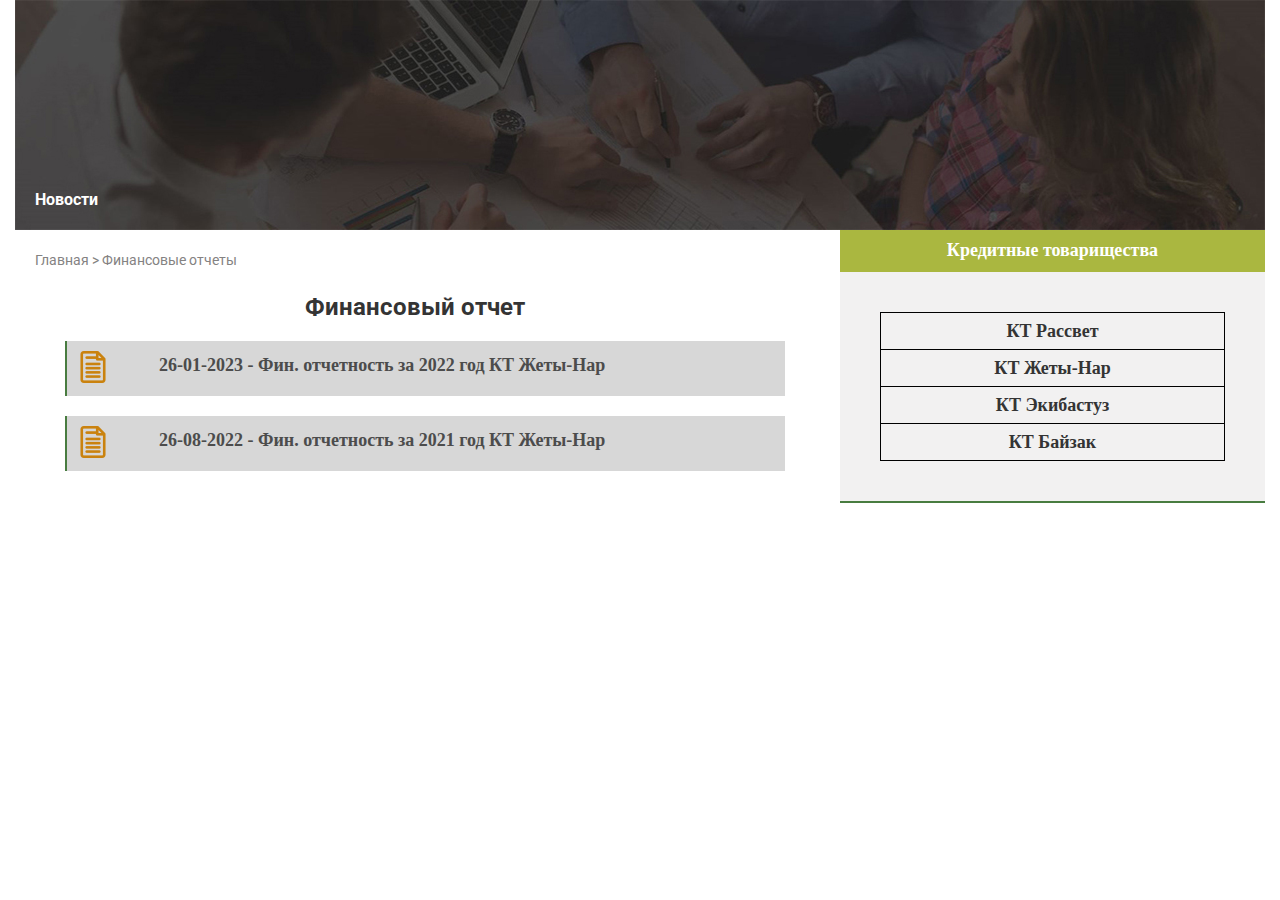
<file: report.html>
<!DOCTYPE html>
<html lang="ru">

<head>
    <meta charset="utf-8">
    <meta name="viewport" content="width=device-width, initial-scale=1">
    <title>Tima</title>
    <link rel="stylesheet" href="https://maxcdn.bootstrapcdn.com/bootstrap/4.0.0/css/bootstrap.min.css"
        integrity="sha384-Gn5384xqQ1aoWXA+058RXPxPg6fy4IWvTNh0E263XmFcJlSAwiGgFAW/dAiS6JXm" crossorigin="anonymous">
    <link href="https://fonts.googleapis.com/css2?family=Roboto:wght@300;400;700&display=swap" rel="stylesheet">
    <link rel="stylesheet" href="css/style-news.css">
    <link rel="preconnect" href="https://fonts.googleapis.com">
    <link rel="preconnect" href="https://fonts.gstatic.com" crossorigin>
</head>

<body>
    <div class="container">
        <div class="news-body">
            <div class="news-body-header">
                <img src="image/parallax-1.jpg" alt="parallax-image" class="news-body-img">
                <a href="#" class="news-body-text">Новости</a>
            </div>
        </div>
        <div class="card-main-block">
            <div class="news-lent-body">
                <div class="news-lent">
                    <div class="text_body-news-lent"><a href="">Главная > Финансовые отчеты</a>
                    </div>
                    <div class="header-body-report">
                        <p>Финансовый отчет</p> 
                    </div>
                    <div class="link-report-body">
                        <div>
                            <img src="image/file.png" alt="">
                        </div>
                        <div>
                            <a href="" class="link-report-body-text">26-01-2023  -  Фин. отчетность за 2022 год КТ Жеты-Нар</a>
                        </div>
                    </div>
                    <div class="link-report-body">
                        <div>
                            <img src="image/file.png" alt="">
                        </div>
                        <div>
                            <a href="" class="link-report-body-text">26-08-2022  -  Фин. отчетность за 2021 год КТ Жеты-Нар</a>
                        </div>
                    </div>
                </div>
                
                <div class="card-report-block-position advertisement-card">
                    <div class="headr-advertisement-card2">
                        <a href="" class="headr-advertisement-card-text2">Кредитные товарищества</a>
                    </div>
                    <div class="main-advertisement-card-report">
                        <table>
                            <tr>
                                <td><a href="" class="text-advertisment-card-report" > КТ Рассвет </a></td>
                            </tr>
                                <tr>
                                    <td><a href="" class="text-advertisment-card-report">КТ Жеты-Нар</a></td>
                                </tr>
                                <tr>
                                    <td> <a href="" class="text-advertisment-card-report">КТ Экибастуз</a></td>
                                </tr>
                                <tr>
                                <td><a href="" class="text-advertisment-card-report">КТ Байзак</a></td>
                            </tr>
                        </table>

                        
                        
                       
                        
                    </div>
                </div>
            </div>
        </div>
    </div>

</body>

</html>
</file>
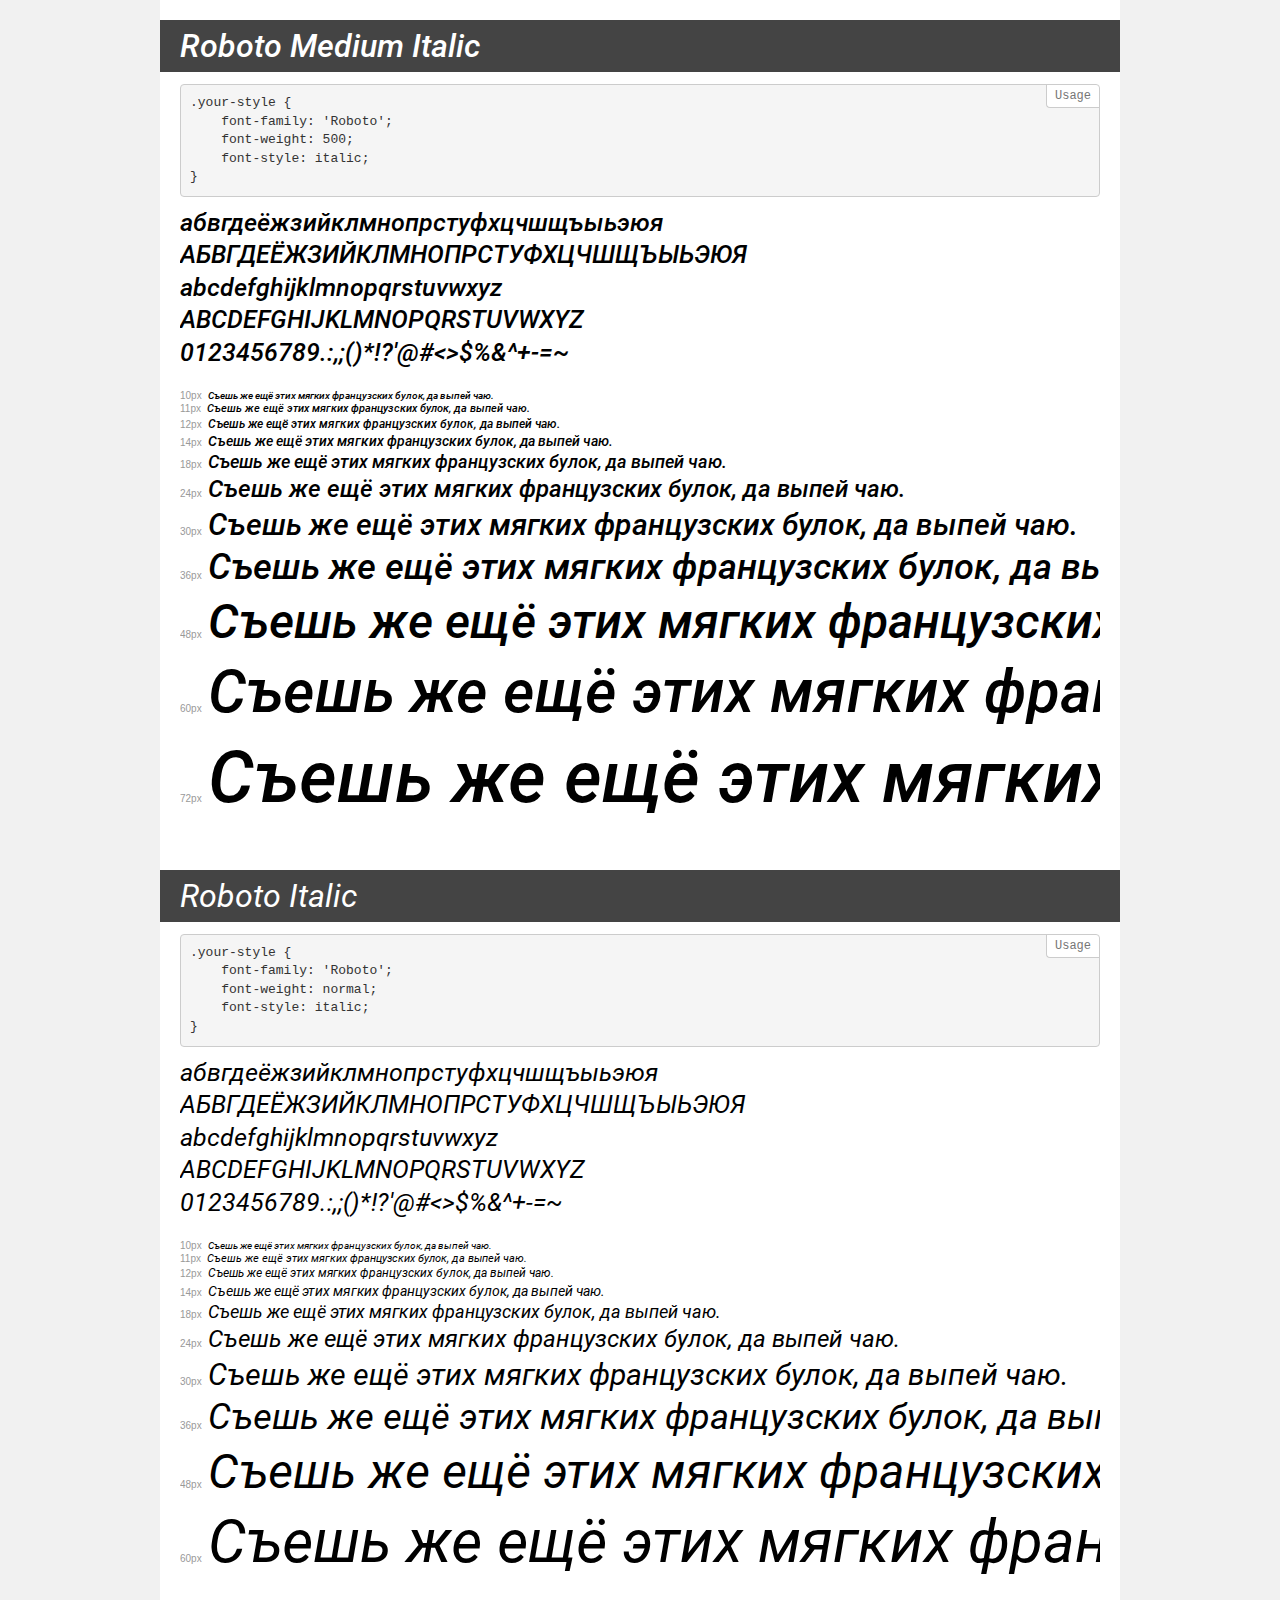
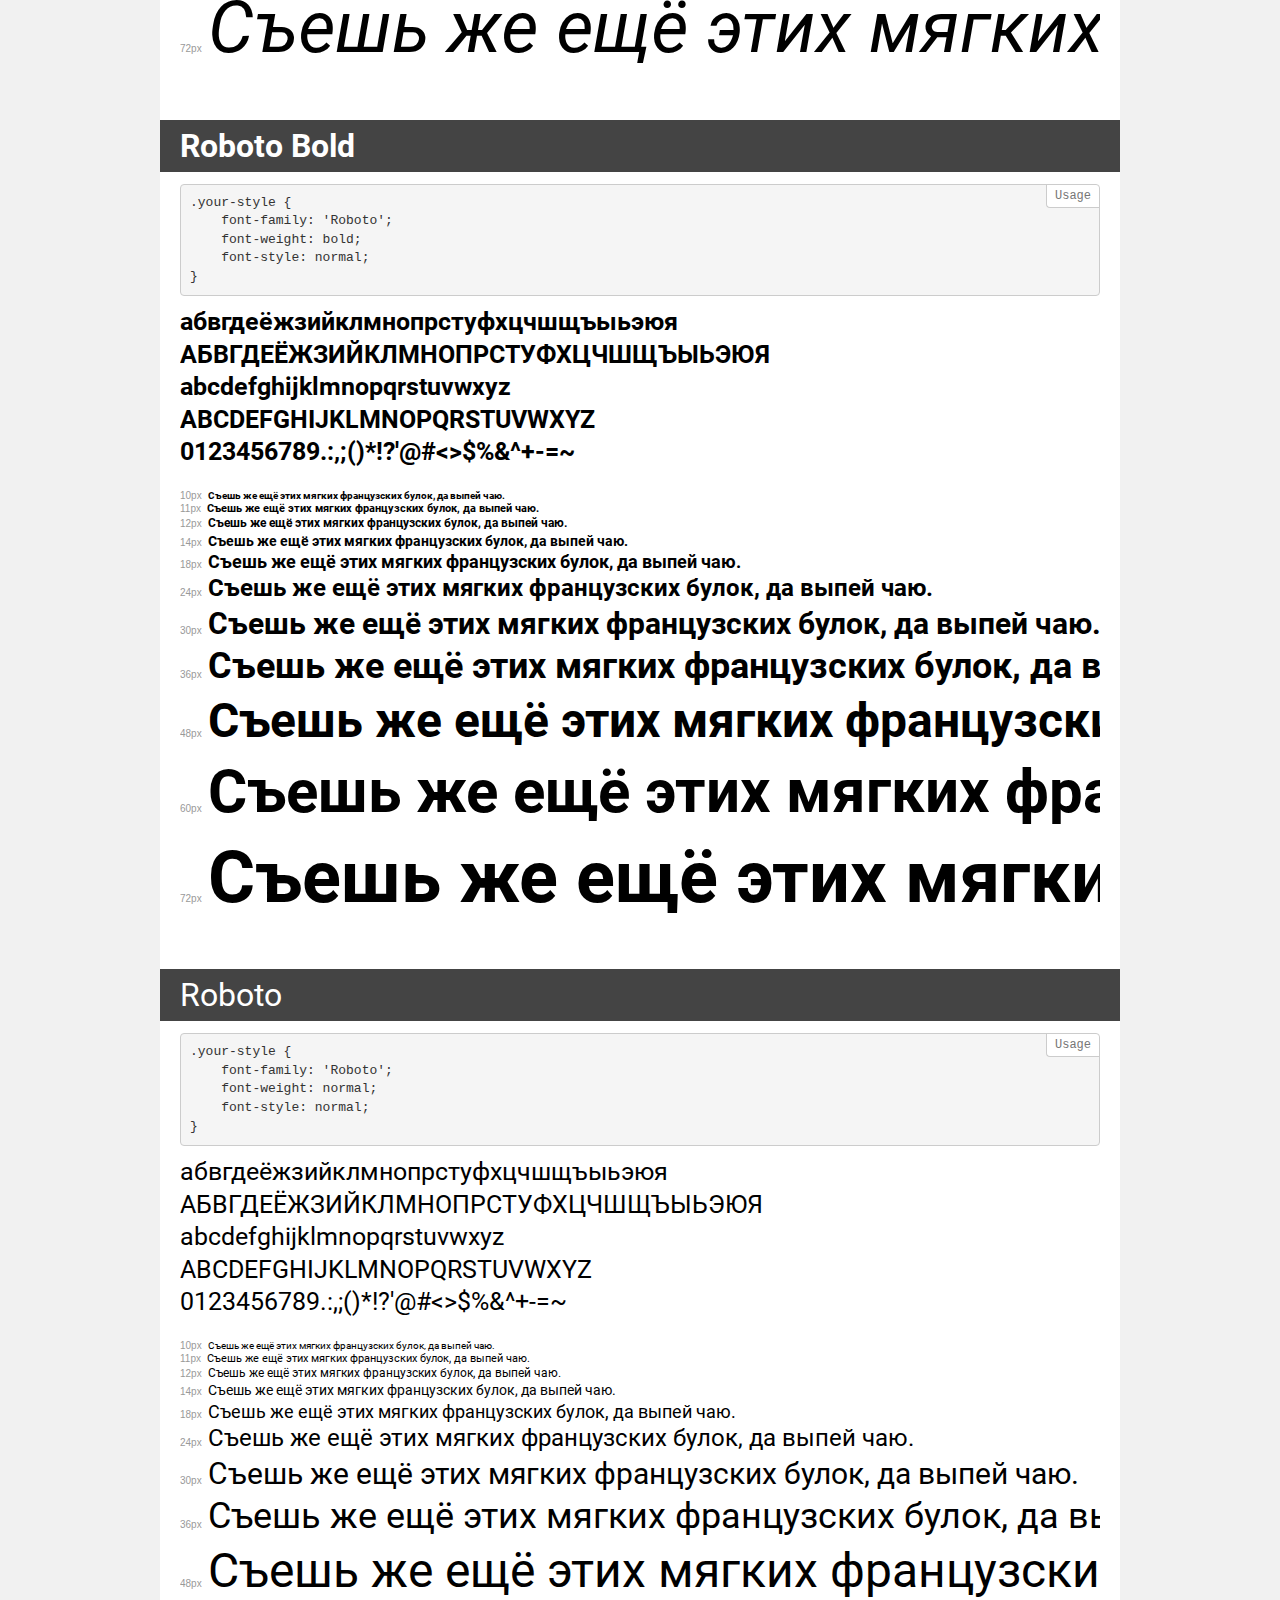
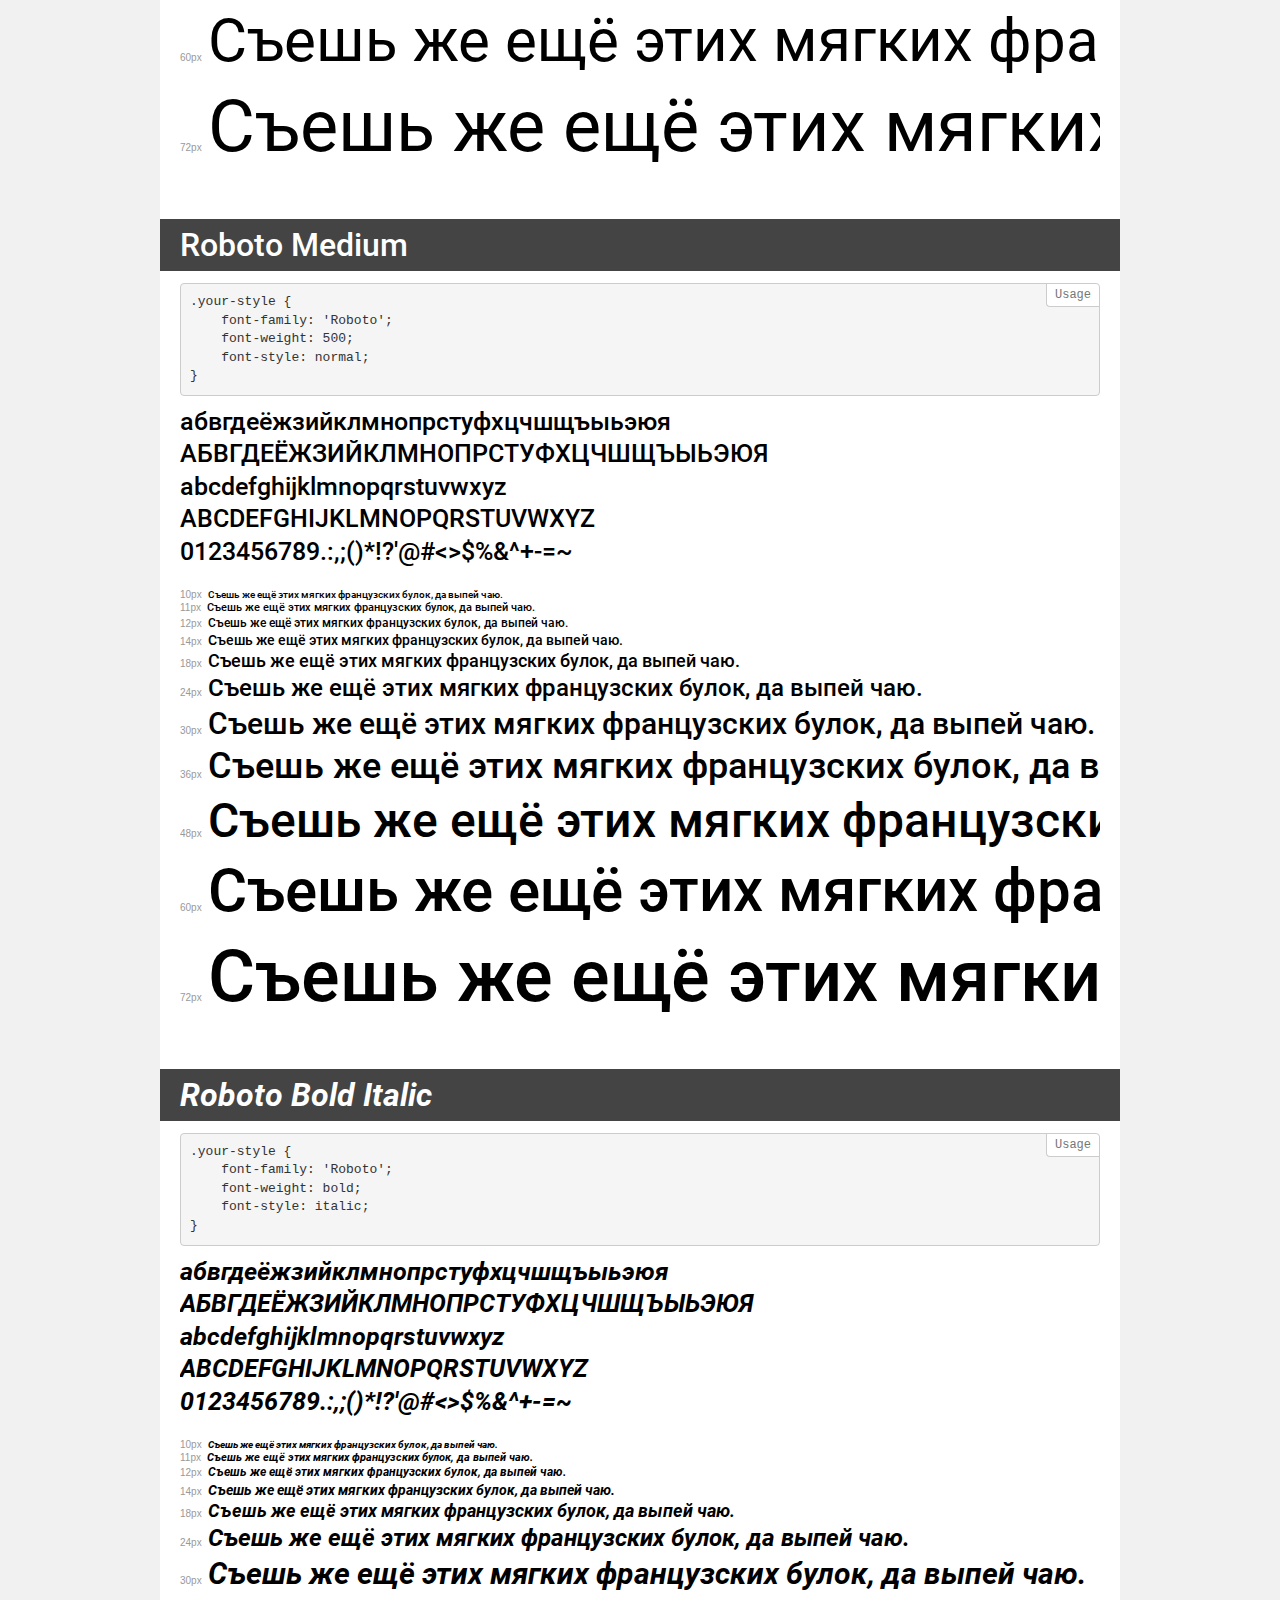
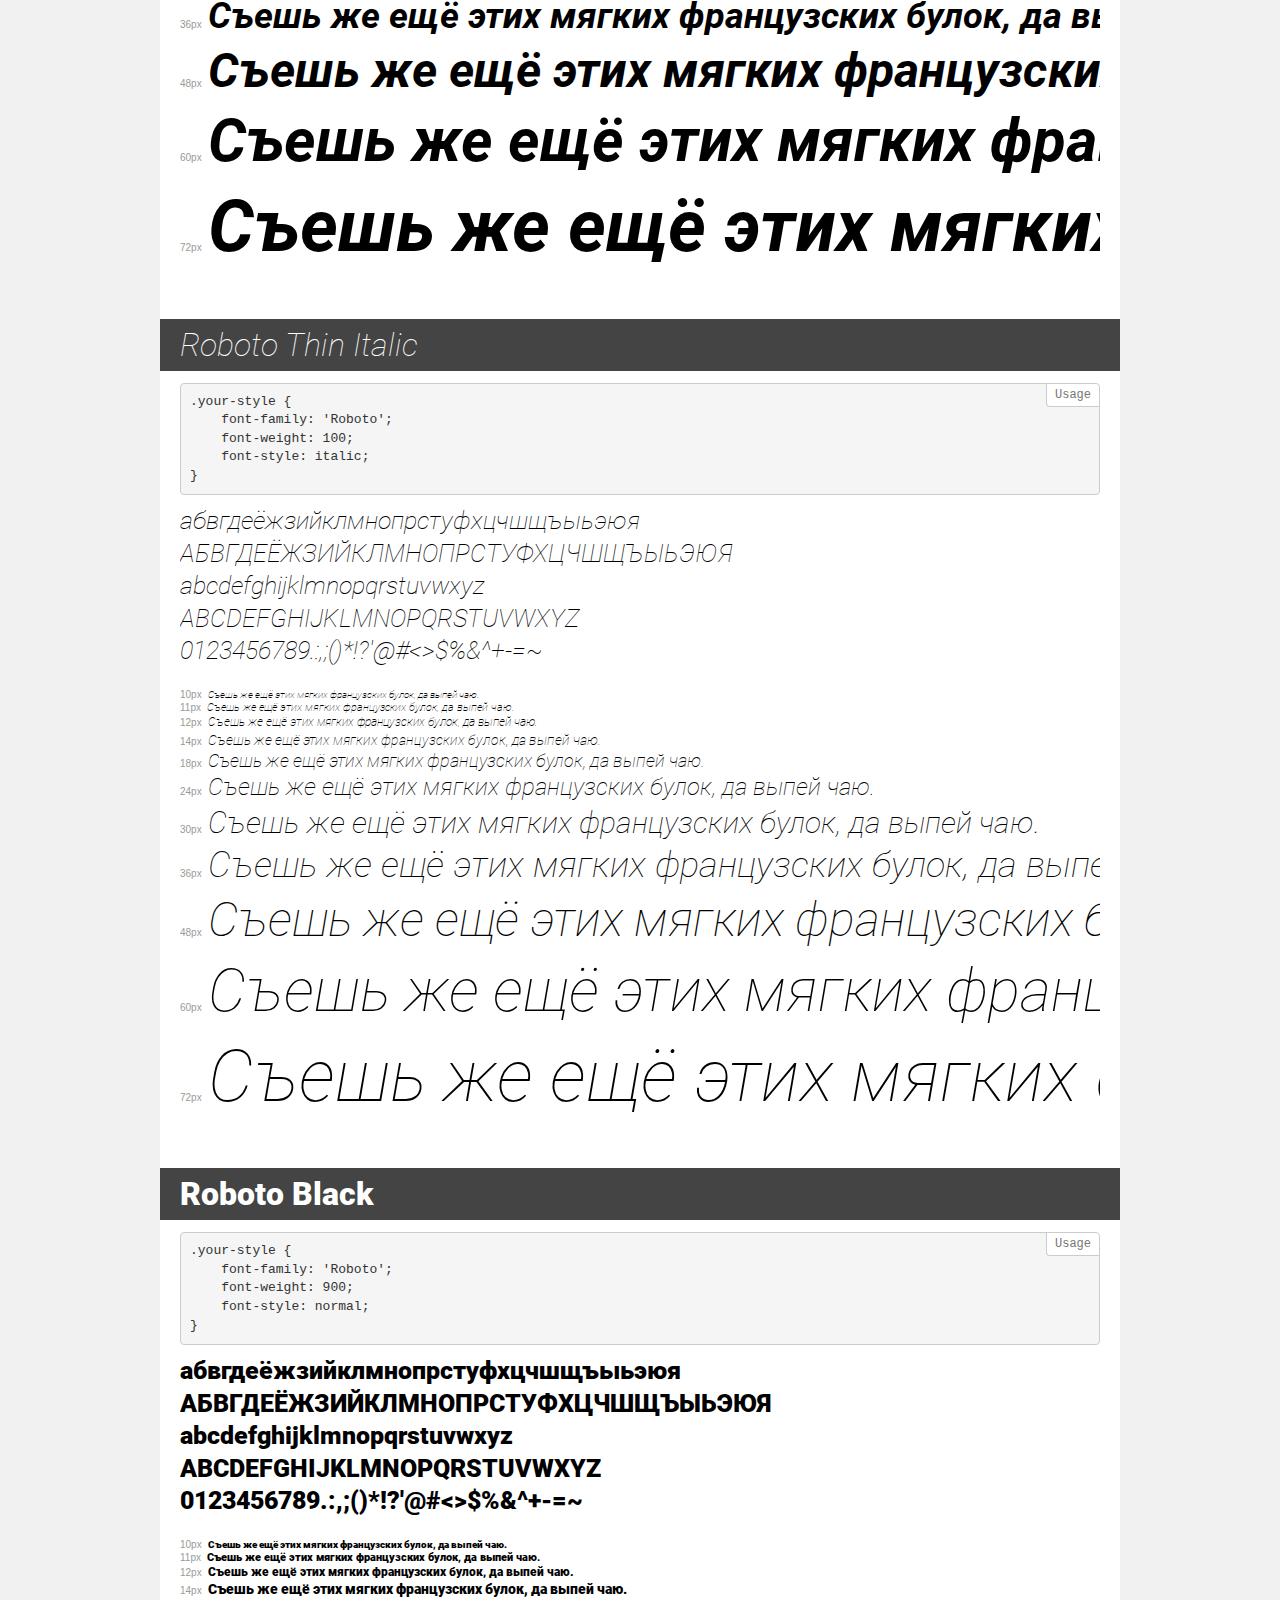
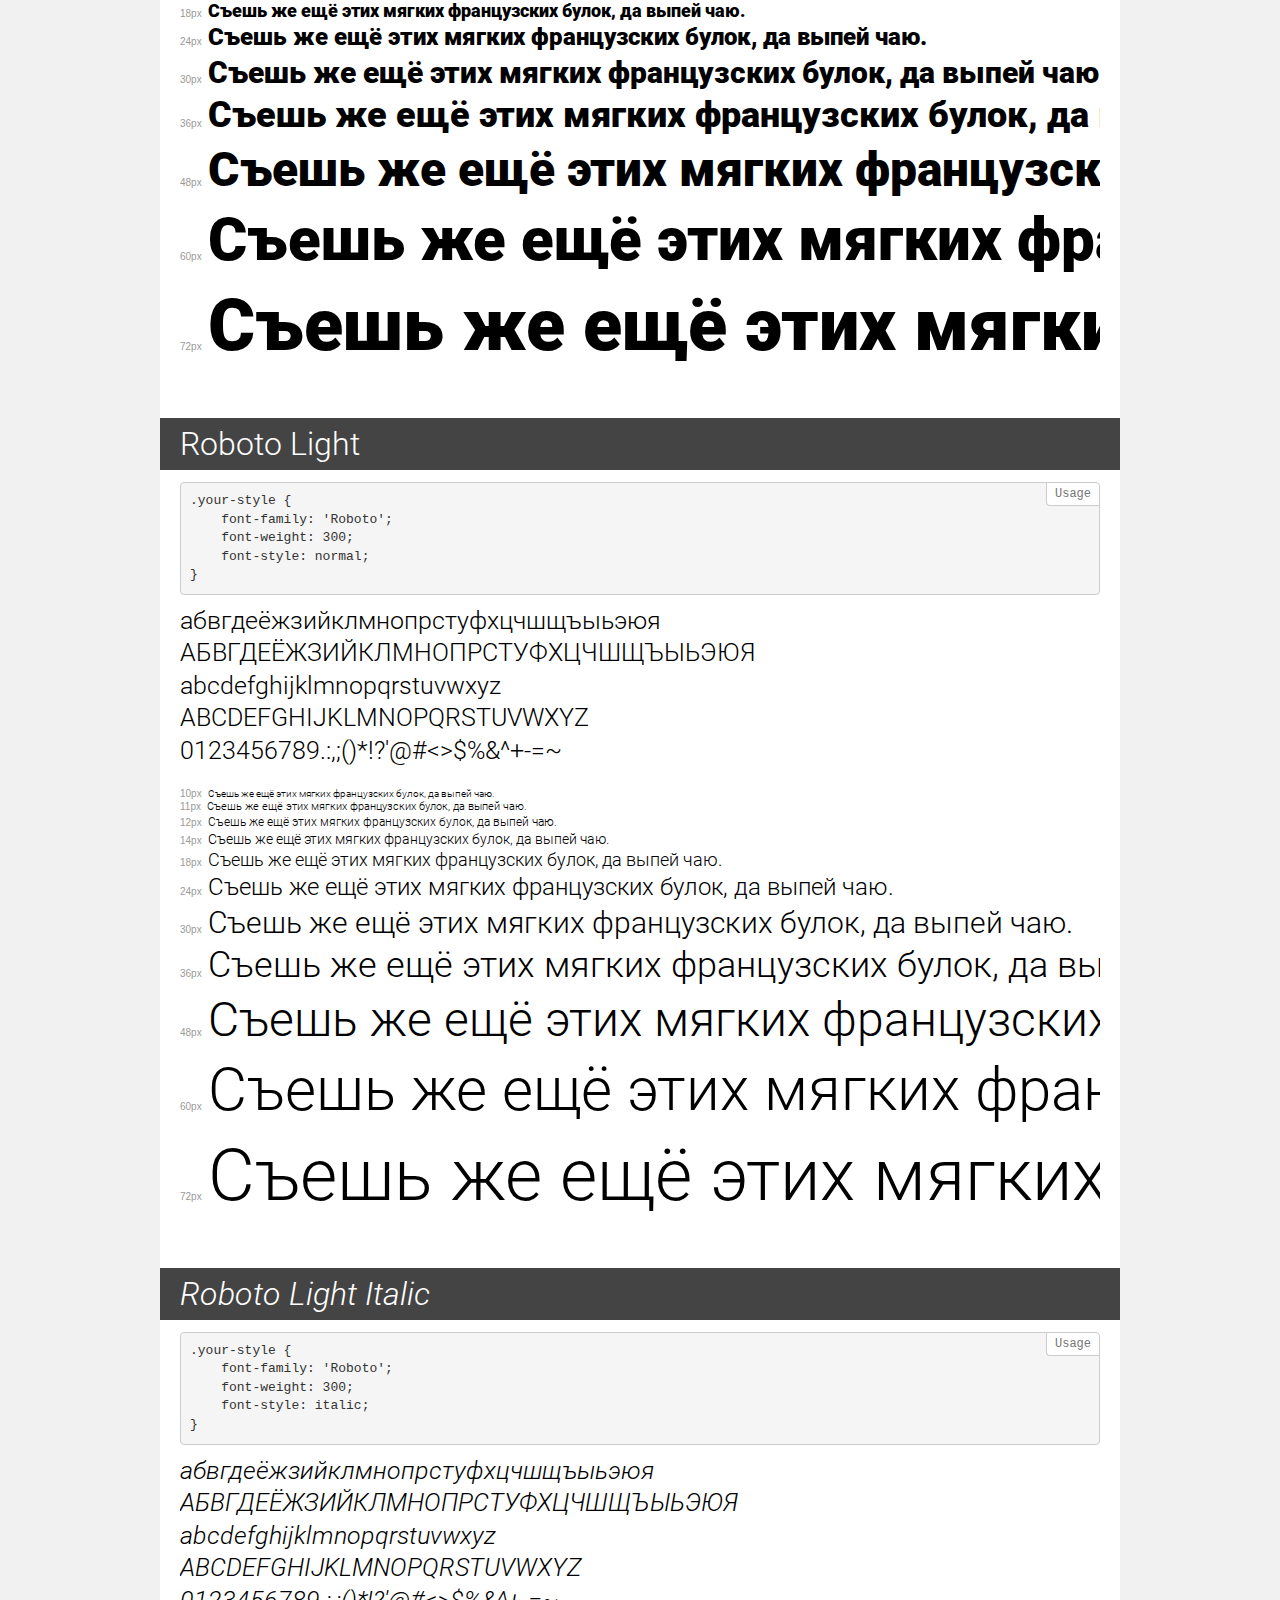
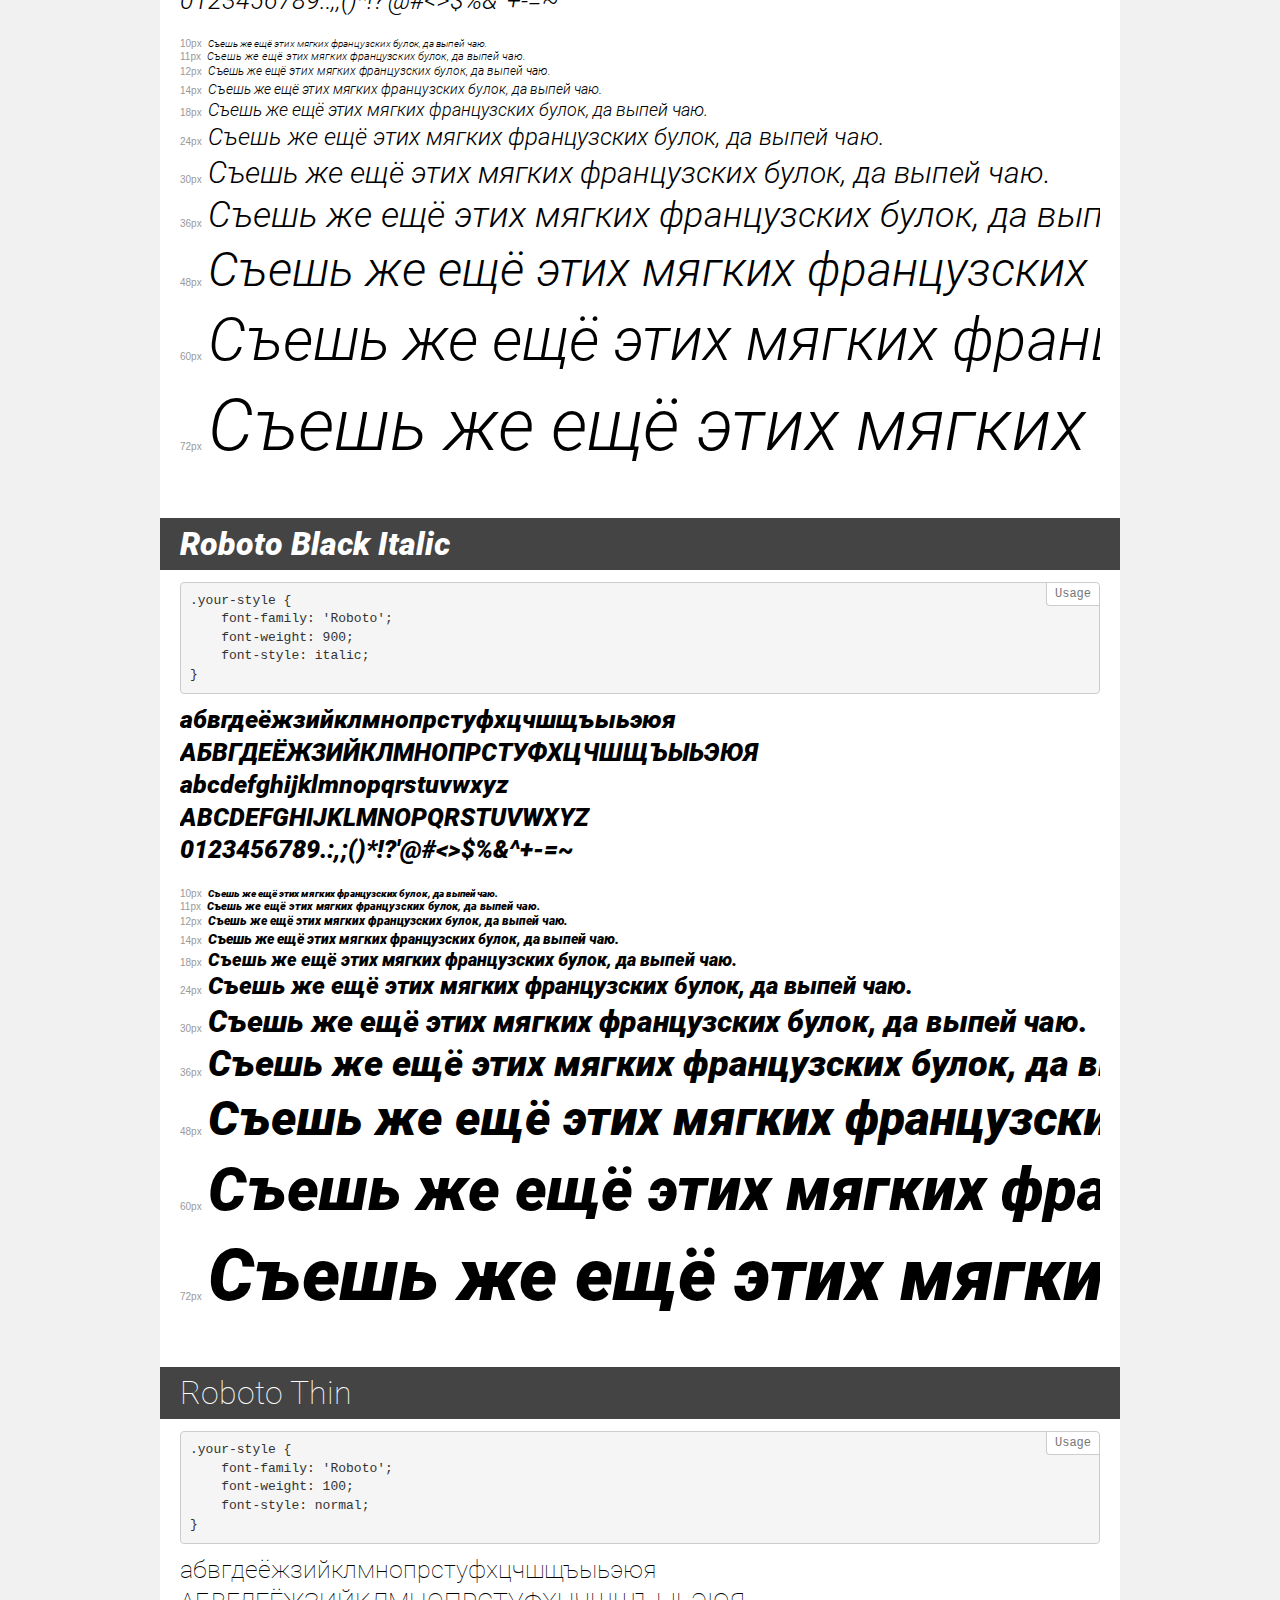
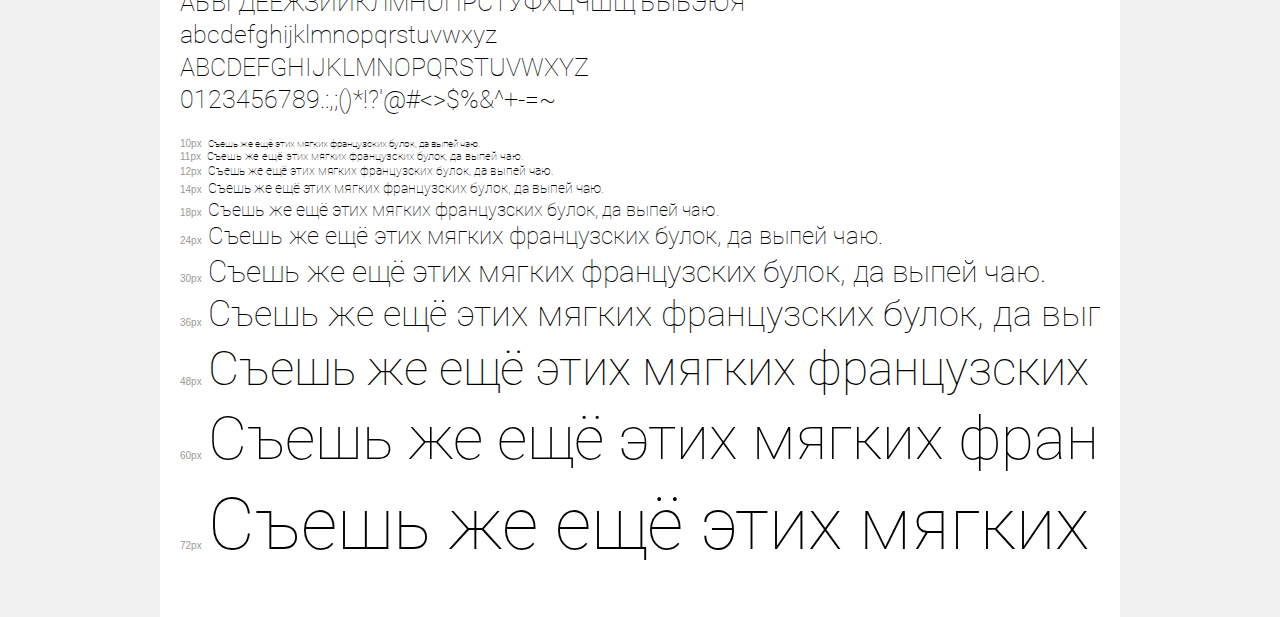
<file: fonts/demo.html>
<!DOCTYPE html>
<html>
<head>
    <meta charset="utf-8">
    <meta http-equiv="X-UA-Compatible" content="IE=edge">
    <meta name="viewport" content="width=device-width, initial-scale=1">
    <meta name="robots" content="noindex, noarchive">
    <title>Transfonter demo</title>
    <link href="stylesheet.css" rel="stylesheet">
    <style>
        /*
        http://meyerweb.com/eric/tools/css/reset/
        v2.0 | 20110126
        License: none (public domain)
        */
        html, body, div, span, applet, object, iframe,
        h1, h2, h3, h4, h5, h6, p, blockquote, pre,
        a, abbr, acronym, address, big, cite, code,
        del, dfn, em, img, ins, kbd, q, s, samp,
        small, strike, strong, sub, sup, tt, var,
        b, u, i, center,
        dl, dt, dd, ol, ul, li,
        fieldset, form, label, legend,
        table, caption, tbody, tfoot, thead, tr, th, td,
        article, aside, canvas, details, embed,
        figure, figcaption, footer, header, hgroup,
        menu, nav, output, ruby, section, summary,
        time, mark, audio, video {
            margin: 0;
            padding: 0;
            border: 0;
            font-size: 100%;
            font: inherit;
            vertical-align: baseline;
        }
        /* HTML5 display-role reset for older browsers */
        article, aside, details, figcaption, figure,
        footer, header, hgroup, menu, nav, section {
            display: block;
        }
        body {
            line-height: 1;
        }
        ol, ul {
            list-style: none;
        }
        blockquote, q {
            quotes: none;
        }
        blockquote:before, blockquote:after,
        q:before, q:after {
            content: '';
            content: none;
        }
        table {
            border-collapse: collapse;
            border-spacing: 0;
        }
        /* common styles */
        body {
            background: #f1f1f1;
            color: #000;
        }
        .page {
            background: #fff;
            width: 920px;
            margin: 0 auto;
            padding: 20px 20px 0 20px;
            overflow: hidden;
        }
        .font-container {
            overflow-x: auto;
            overflow-y: hidden;
            margin-bottom: 40px;
            line-height: 1.3;
            white-space: nowrap;
            padding-bottom: 5px;
        }
        h1 {
            position: relative;
            background: #444;
            font-size: 32px;
            color: #fff;
            padding: 10px 20px;
            margin: 0 -20px 12px -20px;
        }
        .letters {
            font-size: 25px;
            margin-bottom: 20px;
        }
        .s10:before {
            content: '10px';
        }
        .s11:before {
            content: '11px';
        }
        .s12:before {
            content: '12px';
        }
        .s14:before {
            content: '14px';
        }
        .s18:before {
            content: '18px';
        }
        .s24:before {
            content: '24px';
        }
        .s30:before {
            content: '30px';
        }
        .s36:before {
            content: '36px';
        }
        .s48:before {
            content: '48px';
        }
        .s60:before {
            content: '60px';
        }
        .s72:before {
            content: '72px';
        }
        .s10:before, .s11:before, .s12:before, .s14:before,
        .s18:before, .s24:before, .s30:before, .s36:before,
        .s48:before, .s60:before, .s72:before {
            font-family: Arial, sans-serif;
            font-size: 10px;
            font-weight: normal;
            font-style: normal;
            color: #999;
            padding-right: 6px;
        }
        pre {
            display: block;
            position: relative;
            padding: 9px;
            margin: 0 0 10px;
            font-family: Monaco, Menlo, Consolas, "Courier New", monospace !important;
            font-size: 13px;
            line-height: 1.428571429;
            color: #333;
            font-weight: normal !important;
            font-style: normal !important;
            background-color: #f5f5f5;
            border: 1px solid #ccc;
            overflow-x: auto;
            border-radius: 4px;
        }
        pre:after {
            display: block;
            position: absolute;
            right: 0;
            top: 0;
            content: 'Usage';
            line-height: 1;
            padding: 5px 8px;
            font-size: 12px;
            color: #767676;
            background-color: #fff;
            border: 1px solid #ccc;
            border-right: none;
            border-top: none;
            border-radius: 0 4px 0 4px;
            z-index: 10;
        }
        /* responsive */
        @media (max-width: 959px) {
            .page {
                width: auto;
                margin: 0;
            }
        }
    </style>
</head>
<body>
<div class="page">
    <div class="demo" style="font-family: 'Roboto'; font-weight: 500; font-style: italic;">
        <h1>Roboto Medium Italic</h1>
        <pre>.your-style {
    font-family: 'Roboto';
    font-weight: 500;
    font-style: italic;
}</pre>
        <div class="font-container">
            <p class="letters">
                абвгдеёжзийклмнопрстуфхцчшщъыьэюя<br>
АБВГДЕЁЖЗИЙКЛМНОПРСТУФХЦЧШЩЪЫЬЭЮЯ<br>
abcdefghijklmnopqrstuvwxyz<br>
ABCDEFGHIJKLMNOPQRSTUVWXYZ<br>
                0123456789.:,;()*!?'@#<>$%&^+-=~
            </p>
            <p class="s10" style="font-size: 10px;">Съешь же ещё этих мягких французских булок, да выпей чаю.</p>
            <p class="s11" style="font-size: 11px;">Съешь же ещё этих мягких французских булок, да выпей чаю.</p>
            <p class="s12" style="font-size: 12px;">Съешь же ещё этих мягких французских булок, да выпей чаю.</p>
            <p class="s14" style="font-size: 14px;">Съешь же ещё этих мягких французских булок, да выпей чаю.</p>
            <p class="s18" style="font-size: 18px;">Съешь же ещё этих мягких французских булок, да выпей чаю.</p>
            <p class="s24" style="font-size: 24px;">Съешь же ещё этих мягких французских булок, да выпей чаю.</p>
            <p class="s30" style="font-size: 30px;">Съешь же ещё этих мягких французских булок, да выпей чаю.</p>
            <p class="s36" style="font-size: 36px;">Съешь же ещё этих мягких французских булок, да выпей чаю.</p>
            <p class="s48" style="font-size: 48px;">Съешь же ещё этих мягких французских булок, да выпей чаю.</p>
            <p class="s60" style="font-size: 60px;">Съешь же ещё этих мягких французских булок, да выпей чаю.</p>
            <p class="s72" style="font-size: 72px;">Съешь же ещё этих мягких французских булок, да выпей чаю.</p>
        </div>
    </div>
    <div class="demo" style="font-family: 'Roboto'; font-weight: normal; font-style: italic;">
        <h1>Roboto Italic</h1>
        <pre>.your-style {
    font-family: 'Roboto';
    font-weight: normal;
    font-style: italic;
}</pre>
        <div class="font-container">
            <p class="letters">
                абвгдеёжзийклмнопрстуфхцчшщъыьэюя<br>
АБВГДЕЁЖЗИЙКЛМНОПРСТУФХЦЧШЩЪЫЬЭЮЯ<br>
abcdefghijklmnopqrstuvwxyz<br>
ABCDEFGHIJKLMNOPQRSTUVWXYZ<br>
                0123456789.:,;()*!?'@#<>$%&^+-=~
            </p>
            <p class="s10" style="font-size: 10px;">Съешь же ещё этих мягких французских булок, да выпей чаю.</p>
            <p class="s11" style="font-size: 11px;">Съешь же ещё этих мягких французских булок, да выпей чаю.</p>
            <p class="s12" style="font-size: 12px;">Съешь же ещё этих мягких французских булок, да выпей чаю.</p>
            <p class="s14" style="font-size: 14px;">Съешь же ещё этих мягких французских булок, да выпей чаю.</p>
            <p class="s18" style="font-size: 18px;">Съешь же ещё этих мягких французских булок, да выпей чаю.</p>
            <p class="s24" style="font-size: 24px;">Съешь же ещё этих мягких французских булок, да выпей чаю.</p>
            <p class="s30" style="font-size: 30px;">Съешь же ещё этих мягких французских булок, да выпей чаю.</p>
            <p class="s36" style="font-size: 36px;">Съешь же ещё этих мягких французских булок, да выпей чаю.</p>
            <p class="s48" style="font-size: 48px;">Съешь же ещё этих мягких французских булок, да выпей чаю.</p>
            <p class="s60" style="font-size: 60px;">Съешь же ещё этих мягких французских булок, да выпей чаю.</p>
            <p class="s72" style="font-size: 72px;">Съешь же ещё этих мягких французских булок, да выпей чаю.</p>
        </div>
    </div>
    <div class="demo" style="font-family: 'Roboto'; font-weight: bold; font-style: normal;">
        <h1>Roboto Bold</h1>
        <pre>.your-style {
    font-family: 'Roboto';
    font-weight: bold;
    font-style: normal;
}</pre>
        <div class="font-container">
            <p class="letters">
                абвгдеёжзийклмнопрстуфхцчшщъыьэюя<br>
АБВГДЕЁЖЗИЙКЛМНОПРСТУФХЦЧШЩЪЫЬЭЮЯ<br>
abcdefghijklmnopqrstuvwxyz<br>
ABCDEFGHIJKLMNOPQRSTUVWXYZ<br>
                0123456789.:,;()*!?'@#<>$%&^+-=~
            </p>
            <p class="s10" style="font-size: 10px;">Съешь же ещё этих мягких французских булок, да выпей чаю.</p>
            <p class="s11" style="font-size: 11px;">Съешь же ещё этих мягких французских булок, да выпей чаю.</p>
            <p class="s12" style="font-size: 12px;">Съешь же ещё этих мягких французских булок, да выпей чаю.</p>
            <p class="s14" style="font-size: 14px;">Съешь же ещё этих мягких французских булок, да выпей чаю.</p>
            <p class="s18" style="font-size: 18px;">Съешь же ещё этих мягких французских булок, да выпей чаю.</p>
            <p class="s24" style="font-size: 24px;">Съешь же ещё этих мягких французских булок, да выпей чаю.</p>
            <p class="s30" style="font-size: 30px;">Съешь же ещё этих мягких французских булок, да выпей чаю.</p>
            <p class="s36" style="font-size: 36px;">Съешь же ещё этих мягких французских булок, да выпей чаю.</p>
            <p class="s48" style="font-size: 48px;">Съешь же ещё этих мягких французских булок, да выпей чаю.</p>
            <p class="s60" style="font-size: 60px;">Съешь же ещё этих мягких французских булок, да выпей чаю.</p>
            <p class="s72" style="font-size: 72px;">Съешь же ещё этих мягких французских булок, да выпей чаю.</p>
        </div>
    </div>
    <div class="demo" style="font-family: 'Roboto'; font-weight: normal; font-style: normal;">
        <h1>Roboto</h1>
        <pre>.your-style {
    font-family: 'Roboto';
    font-weight: normal;
    font-style: normal;
}</pre>
        <div class="font-container">
            <p class="letters">
                абвгдеёжзийклмнопрстуфхцчшщъыьэюя<br>
АБВГДЕЁЖЗИЙКЛМНОПРСТУФХЦЧШЩЪЫЬЭЮЯ<br>
abcdefghijklmnopqrstuvwxyz<br>
ABCDEFGHIJKLMNOPQRSTUVWXYZ<br>
                0123456789.:,;()*!?'@#<>$%&^+-=~
            </p>
            <p class="s10" style="font-size: 10px;">Съешь же ещё этих мягких французских булок, да выпей чаю.</p>
            <p class="s11" style="font-size: 11px;">Съешь же ещё этих мягких французских булок, да выпей чаю.</p>
            <p class="s12" style="font-size: 12px;">Съешь же ещё этих мягких французских булок, да выпей чаю.</p>
            <p class="s14" style="font-size: 14px;">Съешь же ещё этих мягких французских булок, да выпей чаю.</p>
            <p class="s18" style="font-size: 18px;">Съешь же ещё этих мягких французских булок, да выпей чаю.</p>
            <p class="s24" style="font-size: 24px;">Съешь же ещё этих мягких французских булок, да выпей чаю.</p>
            <p class="s30" style="font-size: 30px;">Съешь же ещё этих мягких французских булок, да выпей чаю.</p>
            <p class="s36" style="font-size: 36px;">Съешь же ещё этих мягких французских булок, да выпей чаю.</p>
            <p class="s48" style="font-size: 48px;">Съешь же ещё этих мягких французских булок, да выпей чаю.</p>
            <p class="s60" style="font-size: 60px;">Съешь же ещё этих мягких французских булок, да выпей чаю.</p>
            <p class="s72" style="font-size: 72px;">Съешь же ещё этих мягких французских булок, да выпей чаю.</p>
        </div>
    </div>
    <div class="demo" style="font-family: 'Roboto'; font-weight: 500; font-style: normal;">
        <h1>Roboto Medium</h1>
        <pre>.your-style {
    font-family: 'Roboto';
    font-weight: 500;
    font-style: normal;
}</pre>
        <div class="font-container">
            <p class="letters">
                абвгдеёжзийклмнопрстуфхцчшщъыьэюя<br>
АБВГДЕЁЖЗИЙКЛМНОПРСТУФХЦЧШЩЪЫЬЭЮЯ<br>
abcdefghijklmnopqrstuvwxyz<br>
ABCDEFGHIJKLMNOPQRSTUVWXYZ<br>
                0123456789.:,;()*!?'@#<>$%&^+-=~
            </p>
            <p class="s10" style="font-size: 10px;">Съешь же ещё этих мягких французских булок, да выпей чаю.</p>
            <p class="s11" style="font-size: 11px;">Съешь же ещё этих мягких французских булок, да выпей чаю.</p>
            <p class="s12" style="font-size: 12px;">Съешь же ещё этих мягких французских булок, да выпей чаю.</p>
            <p class="s14" style="font-size: 14px;">Съешь же ещё этих мягких французских булок, да выпей чаю.</p>
            <p class="s18" style="font-size: 18px;">Съешь же ещё этих мягких французских булок, да выпей чаю.</p>
            <p class="s24" style="font-size: 24px;">Съешь же ещё этих мягких французских булок, да выпей чаю.</p>
            <p class="s30" style="font-size: 30px;">Съешь же ещё этих мягких французских булок, да выпей чаю.</p>
            <p class="s36" style="font-size: 36px;">Съешь же ещё этих мягких французских булок, да выпей чаю.</p>
            <p class="s48" style="font-size: 48px;">Съешь же ещё этих мягких французских булок, да выпей чаю.</p>
            <p class="s60" style="font-size: 60px;">Съешь же ещё этих мягких французских булок, да выпей чаю.</p>
            <p class="s72" style="font-size: 72px;">Съешь же ещё этих мягких французских булок, да выпей чаю.</p>
        </div>
    </div>
    <div class="demo" style="font-family: 'Roboto'; font-weight: bold; font-style: italic;">
        <h1>Roboto Bold Italic</h1>
        <pre>.your-style {
    font-family: 'Roboto';
    font-weight: bold;
    font-style: italic;
}</pre>
        <div class="font-container">
            <p class="letters">
                абвгдеёжзийклмнопрстуфхцчшщъыьэюя<br>
АБВГДЕЁЖЗИЙКЛМНОПРСТУФХЦЧШЩЪЫЬЭЮЯ<br>
abcdefghijklmnopqrstuvwxyz<br>
ABCDEFGHIJKLMNOPQRSTUVWXYZ<br>
                0123456789.:,;()*!?'@#<>$%&^+-=~
            </p>
            <p class="s10" style="font-size: 10px;">Съешь же ещё этих мягких французских булок, да выпей чаю.</p>
            <p class="s11" style="font-size: 11px;">Съешь же ещё этих мягких французских булок, да выпей чаю.</p>
            <p class="s12" style="font-size: 12px;">Съешь же ещё этих мягких французских булок, да выпей чаю.</p>
            <p class="s14" style="font-size: 14px;">Съешь же ещё этих мягких французских булок, да выпей чаю.</p>
            <p class="s18" style="font-size: 18px;">Съешь же ещё этих мягких французских булок, да выпей чаю.</p>
            <p class="s24" style="font-size: 24px;">Съешь же ещё этих мягких французских булок, да выпей чаю.</p>
            <p class="s30" style="font-size: 30px;">Съешь же ещё этих мягких французских булок, да выпей чаю.</p>
            <p class="s36" style="font-size: 36px;">Съешь же ещё этих мягких французских булок, да выпей чаю.</p>
            <p class="s48" style="font-size: 48px;">Съешь же ещё этих мягких французских булок, да выпей чаю.</p>
            <p class="s60" style="font-size: 60px;">Съешь же ещё этих мягких французских булок, да выпей чаю.</p>
            <p class="s72" style="font-size: 72px;">Съешь же ещё этих мягких французских булок, да выпей чаю.</p>
        </div>
    </div>
    <div class="demo" style="font-family: 'Roboto'; font-weight: 100; font-style: italic;">
        <h1>Roboto Thin Italic</h1>
        <pre>.your-style {
    font-family: 'Roboto';
    font-weight: 100;
    font-style: italic;
}</pre>
        <div class="font-container">
            <p class="letters">
                абвгдеёжзийклмнопрстуфхцчшщъыьэюя<br>
АБВГДЕЁЖЗИЙКЛМНОПРСТУФХЦЧШЩЪЫЬЭЮЯ<br>
abcdefghijklmnopqrstuvwxyz<br>
ABCDEFGHIJKLMNOPQRSTUVWXYZ<br>
                0123456789.:,;()*!?'@#<>$%&^+-=~
            </p>
            <p class="s10" style="font-size: 10px;">Съешь же ещё этих мягких французских булок, да выпей чаю.</p>
            <p class="s11" style="font-size: 11px;">Съешь же ещё этих мягких французских булок, да выпей чаю.</p>
            <p class="s12" style="font-size: 12px;">Съешь же ещё этих мягких французских булок, да выпей чаю.</p>
            <p class="s14" style="font-size: 14px;">Съешь же ещё этих мягких французских булок, да выпей чаю.</p>
            <p class="s18" style="font-size: 18px;">Съешь же ещё этих мягких французских булок, да выпей чаю.</p>
            <p class="s24" style="font-size: 24px;">Съешь же ещё этих мягких французских булок, да выпей чаю.</p>
            <p class="s30" style="font-size: 30px;">Съешь же ещё этих мягких французских булок, да выпей чаю.</p>
            <p class="s36" style="font-size: 36px;">Съешь же ещё этих мягких французских булок, да выпей чаю.</p>
            <p class="s48" style="font-size: 48px;">Съешь же ещё этих мягких французских булок, да выпей чаю.</p>
            <p class="s60" style="font-size: 60px;">Съешь же ещё этих мягких французских булок, да выпей чаю.</p>
            <p class="s72" style="font-size: 72px;">Съешь же ещё этих мягких французских булок, да выпей чаю.</p>
        </div>
    </div>
    <div class="demo" style="font-family: 'Roboto'; font-weight: 900; font-style: normal;">
        <h1>Roboto Black</h1>
        <pre>.your-style {
    font-family: 'Roboto';
    font-weight: 900;
    font-style: normal;
}</pre>
        <div class="font-container">
            <p class="letters">
                абвгдеёжзийклмнопрстуфхцчшщъыьэюя<br>
АБВГДЕЁЖЗИЙКЛМНОПРСТУФХЦЧШЩЪЫЬЭЮЯ<br>
abcdefghijklmnopqrstuvwxyz<br>
ABCDEFGHIJKLMNOPQRSTUVWXYZ<br>
                0123456789.:,;()*!?'@#<>$%&^+-=~
            </p>
            <p class="s10" style="font-size: 10px;">Съешь же ещё этих мягких французских булок, да выпей чаю.</p>
            <p class="s11" style="font-size: 11px;">Съешь же ещё этих мягких французских булок, да выпей чаю.</p>
            <p class="s12" style="font-size: 12px;">Съешь же ещё этих мягких французских булок, да выпей чаю.</p>
            <p class="s14" style="font-size: 14px;">Съешь же ещё этих мягких французских булок, да выпей чаю.</p>
            <p class="s18" style="font-size: 18px;">Съешь же ещё этих мягких французских булок, да выпей чаю.</p>
            <p class="s24" style="font-size: 24px;">Съешь же ещё этих мягких французских булок, да выпей чаю.</p>
            <p class="s30" style="font-size: 30px;">Съешь же ещё этих мягких французских булок, да выпей чаю.</p>
            <p class="s36" style="font-size: 36px;">Съешь же ещё этих мягких французских булок, да выпей чаю.</p>
            <p class="s48" style="font-size: 48px;">Съешь же ещё этих мягких французских булок, да выпей чаю.</p>
            <p class="s60" style="font-size: 60px;">Съешь же ещё этих мягких французских булок, да выпей чаю.</p>
            <p class="s72" style="font-size: 72px;">Съешь же ещё этих мягких французских булок, да выпей чаю.</p>
        </div>
    </div>
    <div class="demo" style="font-family: 'Roboto'; font-weight: 300; font-style: normal;">
        <h1>Roboto Light</h1>
        <pre>.your-style {
    font-family: 'Roboto';
    font-weight: 300;
    font-style: normal;
}</pre>
        <div class="font-container">
            <p class="letters">
                абвгдеёжзийклмнопрстуфхцчшщъыьэюя<br>
АБВГДЕЁЖЗИЙКЛМНОПРСТУФХЦЧШЩЪЫЬЭЮЯ<br>
abcdefghijklmnopqrstuvwxyz<br>
ABCDEFGHIJKLMNOPQRSTUVWXYZ<br>
                0123456789.:,;()*!?'@#<>$%&^+-=~
            </p>
            <p class="s10" style="font-size: 10px;">Съешь же ещё этих мягких французских булок, да выпей чаю.</p>
            <p class="s11" style="font-size: 11px;">Съешь же ещё этих мягких французских булок, да выпей чаю.</p>
            <p class="s12" style="font-size: 12px;">Съешь же ещё этих мягких французских булок, да выпей чаю.</p>
            <p class="s14" style="font-size: 14px;">Съешь же ещё этих мягких французских булок, да выпей чаю.</p>
            <p class="s18" style="font-size: 18px;">Съешь же ещё этих мягких французских булок, да выпей чаю.</p>
            <p class="s24" style="font-size: 24px;">Съешь же ещё этих мягких французских булок, да выпей чаю.</p>
            <p class="s30" style="font-size: 30px;">Съешь же ещё этих мягких французских булок, да выпей чаю.</p>
            <p class="s36" style="font-size: 36px;">Съешь же ещё этих мягких французских булок, да выпей чаю.</p>
            <p class="s48" style="font-size: 48px;">Съешь же ещё этих мягких французских булок, да выпей чаю.</p>
            <p class="s60" style="font-size: 60px;">Съешь же ещё этих мягких французских булок, да выпей чаю.</p>
            <p class="s72" style="font-size: 72px;">Съешь же ещё этих мягких французских булок, да выпей чаю.</p>
        </div>
    </div>
    <div class="demo" style="font-family: 'Roboto'; font-weight: 300; font-style: italic;">
        <h1>Roboto Light Italic</h1>
        <pre>.your-style {
    font-family: 'Roboto';
    font-weight: 300;
    font-style: italic;
}</pre>
        <div class="font-container">
            <p class="letters">
                абвгдеёжзийклмнопрстуфхцчшщъыьэюя<br>
АБВГДЕЁЖЗИЙКЛМНОПРСТУФХЦЧШЩЪЫЬЭЮЯ<br>
abcdefghijklmnopqrstuvwxyz<br>
ABCDEFGHIJKLMNOPQRSTUVWXYZ<br>
                0123456789.:,;()*!?'@#<>$%&^+-=~
            </p>
            <p class="s10" style="font-size: 10px;">Съешь же ещё этих мягких французских булок, да выпей чаю.</p>
            <p class="s11" style="font-size: 11px;">Съешь же ещё этих мягких французских булок, да выпей чаю.</p>
            <p class="s12" style="font-size: 12px;">Съешь же ещё этих мягких французских булок, да выпей чаю.</p>
            <p class="s14" style="font-size: 14px;">Съешь же ещё этих мягких французских булок, да выпей чаю.</p>
            <p class="s18" style="font-size: 18px;">Съешь же ещё этих мягких французских булок, да выпей чаю.</p>
            <p class="s24" style="font-size: 24px;">Съешь же ещё этих мягких французских булок, да выпей чаю.</p>
            <p class="s30" style="font-size: 30px;">Съешь же ещё этих мягких французских булок, да выпей чаю.</p>
            <p class="s36" style="font-size: 36px;">Съешь же ещё этих мягких французских булок, да выпей чаю.</p>
            <p class="s48" style="font-size: 48px;">Съешь же ещё этих мягких французских булок, да выпей чаю.</p>
            <p class="s60" style="font-size: 60px;">Съешь же ещё этих мягких французских булок, да выпей чаю.</p>
            <p class="s72" style="font-size: 72px;">Съешь же ещё этих мягких французских булок, да выпей чаю.</p>
        </div>
    </div>
    <div class="demo" style="font-family: 'Roboto'; font-weight: 900; font-style: italic;">
        <h1>Roboto Black Italic</h1>
        <pre>.your-style {
    font-family: 'Roboto';
    font-weight: 900;
    font-style: italic;
}</pre>
        <div class="font-container">
            <p class="letters">
                абвгдеёжзийклмнопрстуфхцчшщъыьэюя<br>
АБВГДЕЁЖЗИЙКЛМНОПРСТУФХЦЧШЩЪЫЬЭЮЯ<br>
abcdefghijklmnopqrstuvwxyz<br>
ABCDEFGHIJKLMNOPQRSTUVWXYZ<br>
                0123456789.:,;()*!?'@#<>$%&^+-=~
            </p>
            <p class="s10" style="font-size: 10px;">Съешь же ещё этих мягких французских булок, да выпей чаю.</p>
            <p class="s11" style="font-size: 11px;">Съешь же ещё этих мягких французских булок, да выпей чаю.</p>
            <p class="s12" style="font-size: 12px;">Съешь же ещё этих мягких французских булок, да выпей чаю.</p>
            <p class="s14" style="font-size: 14px;">Съешь же ещё этих мягких французских булок, да выпей чаю.</p>
            <p class="s18" style="font-size: 18px;">Съешь же ещё этих мягких французских булок, да выпей чаю.</p>
            <p class="s24" style="font-size: 24px;">Съешь же ещё этих мягких французских булок, да выпей чаю.</p>
            <p class="s30" style="font-size: 30px;">Съешь же ещё этих мягких французских булок, да выпей чаю.</p>
            <p class="s36" style="font-size: 36px;">Съешь же ещё этих мягких французских булок, да выпей чаю.</p>
            <p class="s48" style="font-size: 48px;">Съешь же ещё этих мягких французских булок, да выпей чаю.</p>
            <p class="s60" style="font-size: 60px;">Съешь же ещё этих мягких французских булок, да выпей чаю.</p>
            <p class="s72" style="font-size: 72px;">Съешь же ещё этих мягких французских булок, да выпей чаю.</p>
        </div>
    </div>
    <div class="demo" style="font-family: 'Roboto'; font-weight: 100; font-style: normal;">
        <h1>Roboto Thin</h1>
        <pre>.your-style {
    font-family: 'Roboto';
    font-weight: 100;
    font-style: normal;
}</pre>
        <div class="font-container">
            <p class="letters">
                абвгдеёжзийклмнопрстуфхцчшщъыьэюя<br>
АБВГДЕЁЖЗИЙКЛМНОПРСТУФХЦЧШЩЪЫЬЭЮЯ<br>
abcdefghijklmnopqrstuvwxyz<br>
ABCDEFGHIJKLMNOPQRSTUVWXYZ<br>
                0123456789.:,;()*!?'@#<>$%&^+-=~
            </p>
            <p class="s10" style="font-size: 10px;">Съешь же ещё этих мягких французских булок, да выпей чаю.</p>
            <p class="s11" style="font-size: 11px;">Съешь же ещё этих мягких французских булок, да выпей чаю.</p>
            <p class="s12" style="font-size: 12px;">Съешь же ещё этих мягких французских булок, да выпей чаю.</p>
            <p class="s14" style="font-size: 14px;">Съешь же ещё этих мягких французских булок, да выпей чаю.</p>
            <p class="s18" style="font-size: 18px;">Съешь же ещё этих мягких французских булок, да выпей чаю.</p>
            <p class="s24" style="font-size: 24px;">Съешь же ещё этих мягких французских булок, да выпей чаю.</p>
            <p class="s30" style="font-size: 30px;">Съешь же ещё этих мягких французских булок, да выпей чаю.</p>
            <p class="s36" style="font-size: 36px;">Съешь же ещё этих мягких французских булок, да выпей чаю.</p>
            <p class="s48" style="font-size: 48px;">Съешь же ещё этих мягких французских булок, да выпей чаю.</p>
            <p class="s60" style="font-size: 60px;">Съешь же ещё этих мягких французских булок, да выпей чаю.</p>
            <p class="s72" style="font-size: 72px;">Съешь же ещё этих мягких французских булок, да выпей чаю.</p>
        </div>
    </div>
</div>
</body>
</html>
</file>
<file: css/style-news.css>
* {
    margin: 0;
    padding: 0;
}

html {
    box-sizing: border-box;
}

*,
*::before,
*::after {
    box-sizing: inherit;
}

body {
    font-family: 'PT Sans Narrow';
    font-style: normal;
    font-size: 16px;
    line-height: 1.2;
    font-weight: normal;
    color: black;
}
a {
    text-decoration: none; 
   }
   a:hover {
    text-decoration: none;
   }
.container {
    max-width: 1280px;
    margin: 0 auto;
}
.news-body-header{
    position: relative;
}
.news-body{
    width: 100%;
    height:230px;
}
.news-body-img{
    position: absolute;
}
.news-body-text {
    font-size: 16px;
    font-family: "Roboto";
    color: rgb( 255, 255, 255 );
    font-weight: bold;
    position: absolute;
    top: 190px;
    margin-left: 20px;
    
  }
  .card-main-block {
    display: flex;
    width: 100%;
    justify-content: space-between;
    
   
}
.news-lent-body{
    display: flex;
    justify-content: space-between;
    width: 100%;
    
}
.news-lent{
    width: 64%;
}
.image-news-body{
    text-align: center;
}
.text_body-news-lent>a{
   padding-left: 20px;
    text-decoration: none;
    font-size: 14px;
    font-family: "Roboto";
    color: rgb( 132, 130, 130 );
    line-height: 1rem;
}
.text_body-news-lent{
       margin-top: 20px; 
}
.header-body-lent-news{
        font-size: 24px;
        font-family: "Roboto";
        color: rgb( 71, 71, 71 );
        line-height: 4;
        text-align: center;
}
.text-news-bodi-info{
    margin-top: 20px;
        font-size: 14px;
        font-family: "Roboto";
        color: rgb( 71, 71, 71 );
        line-height: 1.714;
        text-align: left;
        padding-left: 20px;
      
}
.text-news-bodi-info-ident{
    text-indent: 30px;
  
}

.card-main-block-position {
    width: 34%;
    z-index: 0;
    height: 300px;
}
  .headr-advertisement-card1 {
    display: flex;
    height: 42px;
    justify-content: center;
    align-items: center;
    background-color: #487c40;
}

.headr-advertisement-card-text {
    text-decoration: none;
    font-size: 18pt;
    font-family: "PT Sans Narrow";
    font-weight: bold;
    color: white;
    text-align: center;
}

.main-advertisement-card1{
    padding-left: 20px;
}

.main-advertisement-card-text-data {
    display: block;
    font-size: 16px;
    font-family: "PT Sans Narrow";
    color: #565454;
    font-weight: 400;
}

.main-advertisement-card-text {
    display: block;
    width: 100%;
    font-size: 14px;
    font-family: "PT Sans Narrow";
    color: #565454;
    font-weight: bold;
}

.headr-advertisement-card2 {
    display: flex;
    height: 42px;
    justify-content: center;
    align-items: center;
    background-color: #aab740;
}

.headr-advertisement-card-text2 {
    text-decoration: none;
    font-size: 18px;
    font-family: "PT Sans Narrow";
    font-weight: bold;
    color: white;
    text-align: center;
}

.main-advertisement-card {
    width: 100%;
    height: 247px;
    display: grid;
}

.carousel-inner {
    position: relative;
    width: 100%;
    overflow: hidden;
    height: 100%;
}

.carousel-control-next-icon {
    background-image: url(/image/next-icon.png);
    width: 42px;
    height: 42px;
}

.carousel-item.active {
    display: inline-flex;
    justify-content: center;
    height: 100%;
}

.carousel-control-prev-icon {
    background-image: url(/image/prev-icon.png);
    width: 42px;
    height: 42px;
}

.carousel-caption {
    font-size: 16px;
    font-family: "Myriad Pro";
    color: rgb(64, 63, 63);
    font-style: italic;
    line-height: 1.5;
    position: initial;
    width: 130px;
    text-align: center;
}
.card-report-block-position{
    width: 34%;
    background-color: #f2f1f1;
    border-bottom: 2px solid #487c40;
}

.carousel-caption-img {
    border: 8px solid rgb(178, 176, 176);
    margin-right: 40px;
}
.header-body-report{
    margin-top: 20px;
    text-align: center;
        font-size: 24px;
        font-family: "Roboto";
        color: rgb( 52, 52, 52 );
        font-weight: bold;
        line-height: 1.5;
}
.link-report-body{
    display: flex;
    margin-bottom: 20px;
    margin-left: 50px;
    height: 55px;
    width: 90%;
    background-color: #d7d7d7;
    border-left: solid 2px   #487c40;
    padding-left: 10px;
    align-items: baseline;
    padding-top: 10px;
}
.link-report-body-text{
    padding-left: 40px;
    margin-left: 10px;
    font-size: 18px;
    font-family: "PT Sans Narrow";
    color: rgb( 76, 76, 76 );
    font-weight: bold;
  }
  .main-advertisement-card-report{
    text-align: center;
   margin: 40px;
  }
  table,td, tr{
    border: solid 1px black;
    height: 100%;
    font-size: 18px;
    font-family: "PT Sans Narrow";
    color: rgb( 52, 52, 52 );
    font-weight: bold;
    line-height: 2;
    margin-bottom: 0;
    width: 100%;
  }
  .text-advertisment-card-report{
    color: rgb( 52, 52, 52 );
  }
  .text-advertisment-card-report:hover {
    text-decoration: none;
   }
</file>
<file: fonts/stylesheet.css>
@font-face {
    font-family: 'Roboto';
    src: url('Roboto-MediumItalic.eot');
    src: local('Roboto Medium Italic'), local('Roboto-MediumItalic'),
        url('Roboto-MediumItalic.eot?#iefix') format('embedded-opentype'),
        url('Roboto-MediumItalic.woff') format('woff'),
        url('Roboto-MediumItalic.ttf') format('truetype');
    font-weight: 500;
    font-style: italic;
}

@font-face {
    font-family: 'Roboto';
    src: url('Roboto-Italic.eot');
    src: local('Roboto Italic'), local('Roboto-Italic'),
        url('Roboto-Italic.eot?#iefix') format('embedded-opentype'),
        url('Roboto-Italic.woff') format('woff'),
        url('Roboto-Italic.ttf') format('truetype');
    font-weight: normal;
    font-style: italic;
}

@font-face {
    font-family: 'Roboto';
    src: url('Roboto-Bold.eot');
    src: local('Roboto Bold'), local('Roboto-Bold'),
        url('Roboto-Bold.eot?#iefix') format('embedded-opentype'),
        url('Roboto-Bold.woff') format('woff'),
        url('Roboto-Bold.ttf') format('truetype');
    font-weight: bold;
    font-style: normal;
}

@font-face {
    font-family: 'Roboto';
    src: url('Roboto-Regular.eot');
    src: local('Roboto'), local('Roboto-Regular'),
        url('Roboto-Regular.eot?#iefix') format('embedded-opentype'),
        url('Roboto-Regular.woff') format('woff'),
        url('Roboto-Regular.ttf') format('truetype');
    font-weight: normal;
    font-style: normal;
}

@font-face {
    font-family: 'Roboto';
    src: url('Roboto-Medium.eot');
    src: local('Roboto Medium'), local('Roboto-Medium'),
        url('Roboto-Medium.eot?#iefix') format('embedded-opentype'),
        url('Roboto-Medium.woff') format('woff'),
        url('Roboto-Medium.ttf') format('truetype');
    font-weight: 500;
    font-style: normal;
}

@font-face {
    font-family: 'Roboto';
    src: url('Roboto-BoldItalic.eot');
    src: local('Roboto Bold Italic'), local('Roboto-BoldItalic'),
        url('Roboto-BoldItalic.eot?#iefix') format('embedded-opentype'),
        url('Roboto-BoldItalic.woff') format('woff'),
        url('Roboto-BoldItalic.ttf') format('truetype');
    font-weight: bold;
    font-style: italic;
}

@font-face {
    font-family: 'Roboto';
    src: url('Roboto-ThinItalic.eot');
    src: local('Roboto Thin Italic'), local('Roboto-ThinItalic'),
        url('Roboto-ThinItalic.eot?#iefix') format('embedded-opentype'),
        url('Roboto-ThinItalic.woff') format('woff'),
        url('Roboto-ThinItalic.ttf') format('truetype');
    font-weight: 100;
    font-style: italic;
}

@font-face {
    font-family: 'Roboto';
    src: url('Roboto-Black.eot');
    src: local('Roboto Black'), local('Roboto-Black'),
        url('Roboto-Black.eot?#iefix') format('embedded-opentype'),
        url('Roboto-Black.woff') format('woff'),
        url('Roboto-Black.ttf') format('truetype');
    font-weight: 900;
    font-style: normal;
}

@font-face {
    font-family: 'Roboto';
    src: url('Roboto-Light.eot');
    src: local('Roboto Light'), local('Roboto-Light'),
        url('Roboto-Light.eot?#iefix') format('embedded-opentype'),
        url('Roboto-Light.woff') format('woff'),
        url('Roboto-Light.ttf') format('truetype');
    font-weight: 300;
    font-style: normal;
}

@font-face {
    font-family: 'Roboto';
    src: url('Roboto-LightItalic.eot');
    src: local('Roboto Light Italic'), local('Roboto-LightItalic'),
        url('Roboto-LightItalic.eot?#iefix') format('embedded-opentype'),
        url('Roboto-LightItalic.woff') format('woff'),
        url('Roboto-LightItalic.ttf') format('truetype');
    font-weight: 300;
    font-style: italic;
}

@font-face {
    font-family: 'Roboto';
    src: url('Roboto-BlackItalic.eot');
    src: local('Roboto Black Italic'), local('Roboto-BlackItalic'),
        url('Roboto-BlackItalic.eot?#iefix') format('embedded-opentype'),
        url('Roboto-BlackItalic.woff') format('woff'),
        url('Roboto-BlackItalic.ttf') format('truetype');
    font-weight: 900;
    font-style: italic;
}

@font-face {
    font-family: 'Roboto';
    src: url('Roboto-Thin.eot');
    src: local('Roboto Thin'), local('Roboto-Thin'),
        url('Roboto-Thin.eot?#iefix') format('embedded-opentype'),
        url('Roboto-Thin.woff') format('woff'),
        url('Roboto-Thin.ttf') format('truetype');
    font-weight: 100;
    font-style: normal;
}
</file>
